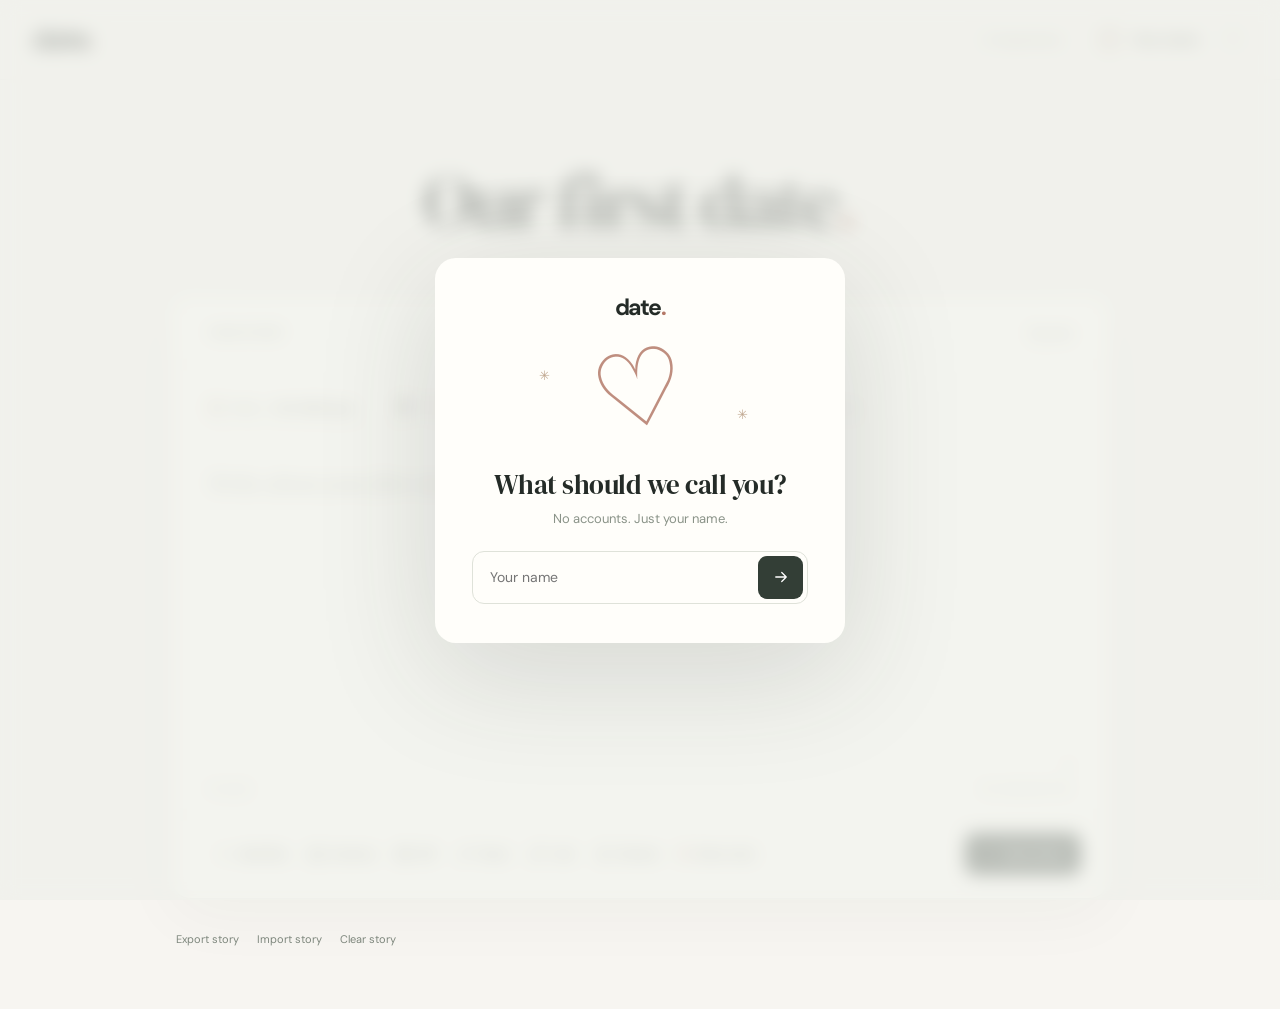
<file: date/index.html>
<!doctype html>
<html lang="en">
<head>
  <meta charset="utf-8">
  <meta name="viewport" content="width=device-width, initial-scale=1, viewport-fit=cover">
  <meta name="theme-color" content="#f7f5f1">
  <meta name="description" content="date. — a quiet place to remember your first date.">
  <title>date.</title>
  <link rel="icon" href="favicon.svg" type="image/svg+xml">
  <link rel="stylesheet" href="style.css">
  <script defer src="app.js"></script>
</head>
<body>
<svg width="0" height="0" aria-hidden="true" class="icons">
 <symbol id="i-plus" viewBox="0 0 24 24"><path d="M12 5v14M5 12h14"/></symbol>
 <symbol id="i-photo" viewBox="0 0 24 24"><rect x="3" y="3" width="18" height="18" rx="3"/><circle cx="8.5" cy="8.5" r="1.5"/><path d="m21 16-5-5L5 21"/></symbol>
 <symbol id="i-camera" viewBox="0 0 24 24"><path d="M14 4H9l-2 3H4a2 2 0 0 0-2 2v9a2 2 0 0 0 2 2h16a2 2 0 0 0 2-2V9a2 2 0 0 0-2-2h-3l-3-3z"/><circle cx="12" cy="13.5" r="3.4"/></symbol>
 <symbol id="i-pin" viewBox="0 0 24 24"><path d="M20 10c0 6-8 12-8 12S4 16 4 10a8 8 0 1 1 16 0Z"/><circle cx="12" cy="10" r="2.5"/></symbol>
 <symbol id="i-calendar" viewBox="0 0 24 24"><rect x="3" y="5" width="18" height="16" rx="2"/><path d="M7 3v4m10-4v4M3 10h18"/></symbol>
 <symbol id="i-link" viewBox="0 0 24 24"><path d="M10 13a5 5 0 0 0 7 .5l3-3a5 5 0 0 0-7-7l-2 2m3 5a5 5 0 0 0-7-.5l-3 3a5 5 0 0 0 7 7l2-2"/></symbol>
 <symbol id="i-mic" viewBox="0 0 24 24"><rect x="9" y="2" width="6" height="12" rx="3"/><path d="M5 10a7 7 0 0 0 14 0M12 17v5m-4 0h8"/></symbol>
 <symbol id="i-play" viewBox="0 0 24 24"><path d="m8 5 12 7-12 7z"/></symbol>
 <symbol id="i-stop" viewBox="0 0 24 24"><rect x="6" y="6" width="12" height="12" rx="2"/></symbol>
 <symbol id="i-pen" viewBox="0 0 24 24"><path d="m4 20 5-.8 11-11a3 3 0 0 0-4.2-4.2l-11 11L4 20z"/></symbol>
 <symbol id="i-gif" viewBox="0 0 24 24"><rect x="2" y="4" width="20" height="16" rx="4"/><path d="M9 10H6v5h3v-2H8m4-3v5m3-5v5m0-5h3m-3 3h2"/></symbol>
 <symbol id="i-arrow" viewBox="0 0 24 24"><path d="M5 12h14m-6-6 6 6-6 6"/></symbol>
 <symbol id="i-x" viewBox="0 0 24 24"><path d="M5 5 19 19M19 5 5 19"/></symbol>
 <symbol id="i-check" viewBox="0 0 24 24"><path d="m4 12 5 5L20 6"/></symbol>
 <symbol id="i-download" viewBox="0 0 24 24"><path d="M12 3v12m-5-5 5 5 5-5M4 18v3h16v-3"/></symbol>
 <symbol id="i-trash" viewBox="0 0 24 24"><path d="M4 7h16M10 3h4m-8 4 1 14h10l1-14M10 11v6m4-6v6"/></symbol>
 <symbol id="i-flip" viewBox="0 0 24 24"><path d="m4 6 3-3 3 3M7 3v11a5 5 0 0 0 5 5h7m1-1-3-3m3 3-3 3M20 18V9a5 5 0 0 0-5-5h-2"/></symbol>
 <symbol id="i-more" viewBox="0 0 24 24"><circle cx="5" cy="12" r="1"/><circle cx="12" cy="12" r="1"/><circle cx="19" cy="12" r="1"/></symbol>
 <symbol id="i-heart" viewBox="0 0 24 24"><path d="M20.8 4.9a5.5 5.5 0 0 0-7.8 0L12 5.9l-1-1a5.5 5.5 0 1 0-7.8 7.8L12 21l8.8-8.3a5.5 5.5 0 0 0 0-7.8z"/></symbol>
 <symbol id="i-undo" viewBox="0 0 24 24"><path d="m9 14-5-5 5-5M4 9h11a5 5 0 0 1 0 10h-3"/></symbol>
 <symbol id="i-upload" viewBox="0 0 24 24"><path d="M12 17V3m-5 5 5-5 5 5M4 16v5h16v-5"/></symbol>
</svg>
<header class="topbar">
 <a class="wordmark" href="./" aria-label="date home">date<span>.</span></a>
 
 <div class="top-actions">
   <span class="saved-status" id="saveState"><span class="save-dot"></span><span>Saved here</span></span>
   <button class="identity" id="identityBtn" title="Change your name"><span id="userInitial">?</span><span id="userLabel">Your name</span></button>
   <button class="icon-button help" id="helpBtn" aria-label="Open tutorial">?</button>
 </div>
</header>
<main class="page">
 <div class="page-top">
  
  <h1>Our first date<span>.</span></h1>
  
 </div>
 <section class="editor paper" id="writingSection">
  <div class="paper-head">
    <div class="paper-label">YOUR STORY</div>
    <span class="author-line" id="byline">by you</span>
  </div>
  <div class="details" id="detailsArea">
    <label class="detail-field" id="dateField">
      <svg class="ic"><use href="#i-calendar"/></svg>
      <span class="field-hint">When</span>
      <input id="dateInput" type="date" aria-label="First date">
    </label>
    <label class="detail-field" id="locationField">
      <svg class="ic"><use href="#i-pin"/></svg>
      <span class="field-hint">Where</span>
      <input id="placeInput" type="text" placeholder="Add a place" maxlength="240" aria-label="Location name">
    </label>
    <label class="detail-field address-field">
      <span class="field-hint">Address</span>
      <input id="addressInput" type="text" placeholder="Optional" maxlength="320" aria-label="Location address">
    </label>
  </div>
  <div class="writing" id="storyArea">
    <textarea id="storyInput" aria-label="Our first date story" placeholder="Write about your first date…" spellcheck="true"></textarea>
    <div class="wordline"><span id="wordCount">0 words</span><span>No character limit</span></div>
  </div>
  <div class="attachments" id="attachments" hidden><div class="attachments-top"><span>ATTACHED MOMENTS</span><span id="attachmentCount">0</span></div><div class="media-grid" id="mediaGrid"></div></div>
  <div class="tools" id="toolsArea">
   <div class="toolset">
    <button class="tool" id="uploadBtn" title="Add photos, videos or files"><svg class="ic"><use href="#i-plus"/></svg><span>Add files</span></button>
    <button class="tool" id="cameraBtn" title="Open camera"><svg class="ic"><use href="#i-camera"/></svg><span>Camera</span></button>
    <button class="tool" id="gifBtn" title="Search GIFs"><svg class="ic"><use href="#i-gif"/></svg><span>GIF</span></button>
    <button class="tool" id="drawBtn" title="Draw something"><svg class="ic"><use href="#i-pen"/></svg><span>Draw</span></button>
    <button class="tool" id="linkBtn" title="Embed a link"><svg class="ic"><use href="#i-link"/></svg><span>Link</span></button>
    <button class="tool" id="micBtn" title="Dictate your story"><svg class="ic"><use href="#i-mic"/></svg><span>Dictate</span></button>
    <button class="tool tool-voice" id="recordBtn" title="Record a voice note"><span class="record-icon"></span><span>Voice note</span></button>
   </div>
   <div class="save-actions">
     
     <button class="primary" id="saveBtn"><svg class="ic"><use href="#i-check"/></svg><span>Save story</span></button>
   </div>
  </div>
  <div class="upload-progress" id="uploadProgress" hidden><div class="progress-text"><span id="progressName">Saving files</span><span id="progressCount"></span></div><div class="track"><div class="fill" id="progressFill"></div></div></div>
  <input id="filePicker" type="file" multiple hidden accept="image/*,video/*,audio/*,.pdf,.txt,.heic,.heif,.mov,.mp4,.webm,.m4a">
 </section>
 <div class="bottom-bar"><div class="bottom-buttons"><button id="exportBtn">Export story</button><button id="importBtn">Import story</button><button id="resetBtn">Clear story</button></div></div>
 <input id="importPicker" type="file" accept=".json,.date" hidden>
</main>
<div class="toast" id="toast" role="status" aria-live="polite"></div>
<div class="modal-root" id="modalRoot"></div>
<div class="onboarding" id="onboarding" hidden>
  <div class="onboard-blur"></div>
  <section class="onboard-card" aria-labelledby="helloTitle" role="dialog" aria-modal="true">
    <div class="welcome-mark">date<span>.</span></div>
    <div class="onboard-illustration"><div class="scribble-heart">♡</div><span class="star star-one">✳</span><span class="star star-two">✳</span></div>
    <h2 id="helloTitle">What should we call you?</h2>
    <p>No accounts. Just your name.</p>
    <form id="nameForm"><label class="sr-only" for="nameInput">Your name</label><input id="nameInput" placeholder="Your name" maxlength="36" required autocomplete="nickname"><button type="submit" aria-label="Continue"><svg class="ic"><use href="#i-arrow"/></svg></button></form>
  </section>
</div>
<div class="tour" id="tour" hidden aria-live="polite">
  <div class="tour-shade" id="shadeTop"></div><div class="tour-shade" id="shadeBottom"></div><div class="tour-shade" id="shadeLeft"></div><div class="tour-shade" id="shadeRight"></div>
  <div class="tour-ring" id="tourRing"></div>
  <section class="tour-card" id="tourCard" role="dialog" aria-label="Site tour">
    <div class="tour-heading"><span id="tourIndex">01 / 06</span><button id="skipTour" aria-label="Skip tutorial"><svg class="ic"><use href="#i-x"/></svg></button></div>
    <h2 id="tourTitle">Start here</h2><p id="tourText"></p>
    <div class="tour-nav"><button id="tourBack">Back</button><button class="primary" id="tourNext">Next <svg class="ic"><use href="#i-arrow"/></svg></button></div>
  </section>
</div>
</body>
</html>
</file>
<file: date/style.css>
@import url('https://fonts.googleapis.com/css2?family=DM+Sans:wght@400;500;600;700&family=DM+Serif+Display:ital@0;1&display=swap');
:root{--bg:#f7f5f1;--paper:#fffefa;--ink:#242b27;--soft:#6e756d;--muted:#929991;--line:#e7e8e1;--line2:#eff0eb;--accent:#b47867;--accent-dark:#995b4b;--accent-light:#f6eae5;--radius:18px;--shadow:0 18px 65px rgba(37,44,35,.035);font-family:"DM Sans",-apple-system,BlinkMacSystemFont,"Segoe UI",sans-serif;color:var(--ink);background:var(--bg)}
*{box-sizing:border-box}html{scroll-behavior:smooth}body{margin:0;min-height:100vh;-webkit-font-smoothing:antialiased}button,input,textarea,select{font:inherit}button{cursor:pointer}button:disabled{cursor:not-allowed;opacity:.5}button:focus-visible,input:focus-visible,textarea:focus-visible,select:focus-visible{outline:3px solid #cfad9f;outline-offset:3px}a{color:inherit}.ic{width:18px;height:18px;fill:none;stroke:currentColor;stroke-width:1.7;stroke-linecap:round;stroke-linejoin:round;flex-shrink:0}.icons{position:absolute;pointer-events:none}.sr-only{position:absolute;width:1px;height:1px;overflow:hidden;clip:rect(0,0,0,0)}
.topbar{height:80px;display:flex;align-items:center;justify-content:space-between;padding:0 max(32px,calc((100vw - 1240px)/2));border-bottom:1px solid #e8e9e4;background:rgba(247,245,241,.94);position:sticky;top:0;z-index:50;backdrop-filter:blur(16px)}.wordmark{text-decoration:none;font-size:29px;font-weight:700;letter-spacing:-2.1px;line-height:1}.wordmark span,.page-top h1 span,.welcome-mark span{color:var(--accent)}.top-center{font-size:12px;font-weight:600;color:#81887f;letter-spacing:.02em;position:absolute;left:50%;transform:translateX(-50%)}.top-actions{display:flex;align-items:center;gap:12px}.saved-status{display:flex;align-items:center;gap:7px;font-size:12px;color:#81887e;margin-right:14px}.save-dot{background:#92aa91;width:6px;height:6px;border-radius:50%}.saved-status.busy .save-dot{background:#c6a17a;animation:blink 1s infinite}.identity{display:flex;align-items:center;gap:8px;background:none;border:none;color:#454d46;font-size:13px;font-weight:600}.identity>span:first-child{width:31px;height:31px;border-radius:50%;background:#ece6e0;color:#956b5b;display:grid;place-items:center;font-size:13px}.icon-button{background:transparent;border:1px solid var(--line);height:31px;width:31px;border-radius:50%;display:grid;place-items:center;color:#737c73}.help{font-family:Georgia;font-size:16px}
.page{max-width:990px;padding:0 26px;margin:0 auto}.page-top{text-align:center;padding:64px 0 42px}.overline{font-size:10px;font-weight:700;letter-spacing:.19em;color:#a1776c;display:flex;justify-content:center;align-items:center;gap:9px}.mini-heart{font-size:13px;letter-spacing:normal}.page-top h1{font-family:"DM Serif Display",Georgia,serif;font-weight:400;font-size:clamp(53px,8vw,76px);letter-spacing:-2.8px;line-height:1.1;margin:16px 0 10px}.subtitle{font-family:"DM Serif Display",Georgia,serif;font-size:19px;font-style:italic;color:#879084;margin:0}.paper{background:var(--paper);border:1px solid #ebece6;border-radius:20px;box-shadow:var(--shadow);overflow:hidden;animation:rise .45s both}.paper-head{display:flex;align-items:center;justify-content:space-between;padding:25px 36px 21px;border-bottom:1px solid var(--line2)}.paper-label,.attachments-top{font-size:10px;font-weight:700;letter-spacing:.15em;color:#717c72}.author-line{font-family:"DM Serif Display",Georgia,serif;font-style:italic;font-size:15px;color:#a2a79e}
.details{display:grid;grid-template-columns: 205px minmax(170px,1fr) minmax(160px,1fr);gap:10px;padding:21px 36px 6px}.detail-field{height:45px;min-width:0;display:flex;align-items:center;gap:8px;border-bottom:1px solid #e4e6e0;color:#788177}.detail-field .ic{width:16px;height:16px;color:#a78c7f}.field-hint{white-space:nowrap;font-size:11px;font-weight:600;color:#929a91}.detail-field input{border:0;background:none;min-width:0;width:100%;font-size:13px;color:#434b43;outline:0;padding:5px 0}.detail-field input[type=date]{color-scheme:light;max-width:147px}.detail-field input::placeholder{color:#b3b9b0}
.writing{padding:27px 36px 19px}.writing textarea{border:none;outline:none;resize:vertical;min-height:305px;max-height:none;width:100%;display:block;font-size:17px;line-height:2;color:#3c453d;letter-spacing:-.14px;background:transparent;padding:0 1px;overflow:auto}.writing textarea::placeholder{color:#b6bcb4;font-family:"DM Serif Display",Georgia,serif;font-style:italic;font-size:22px;line-height:1.8}.wordline{display:flex;justify-content:space-between;color:#a5ada4;font-size:11px;margin-top:12px}
.attachments{padding:14px 36px 25px}.attachments-top{display:flex;align-items:center;justify-content:space-between;border-top:1px solid #eceee7;padding:20px 0 14px}.media-grid{display:grid;grid-template-columns:repeat(3,minmax(0,1fr));gap:12px}.media-card{position:relative;min-width:0;background:#f8f8f3;border:1px solid #e8e9e2;border-radius:12px;overflow:hidden;animation:rise .25s both}.media-card img,.media-card video{display:block;width:100%;aspect-ratio:1.35;object-fit:cover;background:#edeee8}.media-card audio{width:100%;margin:25px 0 5px}.media-card .media-info{padding:10px 12px 12px;font-size:12px;display:flex;justify-content:space-between;gap:8px;align-items:center}.media-card .media-title{white-space:nowrap;overflow:hidden;text-overflow:ellipsis;font-weight:600}.media-card .media-type{font-size:10px;color:var(--muted);margin-top:2px}.media-card .remove-media{position:absolute;right:8px;top:8px;border:0;border-radius:50%;background:rgba(28,35,29,.83);width:27px;height:27px;color:white;display:grid;place-items:center;z-index:1;opacity:0;transition:opacity .18s}.media-card:hover .remove-media,.media-card:focus-within .remove-media{opacity:1}.remove-media .ic{width:14px;height:14px}.file-block{height:130px;display:flex;align-items:center;justify-content:center;flex-direction:column;gap:10px;color:#8d948b}.file-block .ic{width:32px;height:32px}.link-block{min-height:135px;display:flex;flex-direction:column;gap:7px;justify-content:center;padding:20px}.link-block .ic{width:21px;height:21px;color:var(--accent)}.link-block strong{font-size:13px;word-break:break-word}.link-block small{font-size:11px;color:#889085;word-break:break-all}.embed-wrap{aspect-ratio:1.7;position:relative;background:#eee}.embed-wrap iframe{position:absolute;inset:0;border:0;width:100%;height:100%}.audio-block{padding:18px 14px}.audio-block audio{margin:3px 0;width:100%;height:42px}.download-link{display:inline-flex;align-items:center;color:var(--accent-dark);font-size:11px;text-decoration:none}
.tools{padding:18px 27px 23px 35px;border-top:1px solid var(--line2);display:flex;align-items:center;justify-content:space-between;gap:14px}.toolset,.save-actions{display:flex;gap:2px;align-items:center;flex-wrap:wrap}.tool{display:flex;align-items:center;gap:6px;padding:10px 9px;border:0;border-radius:9px;background:transparent;font-size:12px;font-weight:600;color:#70796f;transition:background .15s,color .15s}.tool .ic{width:16px;height:16px}.tool:hover,.tool.active{background:#f2f2ed;color:var(--ink)}.tool.active{color:var(--accent-dark)}.record-icon{width:10px;height:10px;border:2px solid #bd8578;border-radius:50%;display:block}.tool.recording .record-icon{background:#c35f57;border-color:#c35f57;animation:blink .8s infinite}.subtle-button{display:flex;align-items:center;gap:7px;background:transparent;border:0;font-size:12px;font-weight:700;color:#7b857b;padding:11px 12px;border-radius:10px}.subtle-button:hover{background:#f4f4ef}.subtle-button .ic{width:14px;height:14px}.primary{display:inline-flex;align-items:center;justify-content:center;gap:8px;border:0;background:#333e36;color:white;border-radius:10px;font-weight:700;font-size:12px;padding:13px 16px;white-space:nowrap;transition:transform .15s,background .15s}.primary:hover{background:#263229;transform:translateY(-1px)}.primary:active{transform:translateY(0)}.primary .ic{width:15px;height:15px}
.bottom-bar{display:flex;align-items:center;justify-content:space-between;padding:25px 5px 55px;gap:20px}.bottom-bar p{font-family:"DM Serif Display",Georgia,serif;font-style:italic;color:#98a096;font-size:15px;margin:0}.bottom-buttons{display:flex;align-items:center;gap:18px}.bottom-buttons button{border:0;background:transparent;color:#7f887e;font-size:11px;white-space:nowrap;padding:8px 0}.bottom-buttons button:hover{color:var(--ink);text-decoration:underline}
.upload-progress{padding:10px 36px 24px}.progress-text{display:flex;justify-content:space-between;font-size:11px;margin-bottom:8px;color:#828b80}.track{height:4px;border-radius:5px;background:#e6e9e1;overflow:hidden}.fill{height:100%;width:0;background:#ba887a;transition:width .2s}
.toast{position:fixed;bottom:27px;left:50%;z-index:1500;transform:translate(-50%,20px);background:#29342d;color:#fff;border-radius:12px;padding:12px 18px;box-shadow:0 12px 32px #2430272b;font-size:12px;font-weight:600;opacity:0;pointer-events:none;transition:opacity .25s,transform .25s;max-width:90vw;text-align:center}.toast.show{transform:translate(-50%,0);opacity:1}
.modal-root{position:relative;z-index:300}.modal-backdrop{position:fixed;inset:0;background:rgba(28,36,31,.44);backdrop-filter:blur(5px);display:flex;justify-content:center;align-items:center;padding:24px;z-index:310;animation:fade .17s}.modal{width:min(100%,490px);max-height:min(88vh,850px);overflow-y:auto;background:#fffefa;border-radius:19px;box-shadow:0 35px 110px #111b1640;padding:25px 28px 27px;animation:pop .25s}.modal.wide{width:min(100%,740px)}.modal-heading{display:flex;justify-content:space-between;align-items:center;margin-bottom:24px}.modal h2{margin:0;font-family:"DM Serif Display",Georgia,serif;font-weight:400;font-size:29px}.modal-close{border:0;background:#f4f3ee;border-radius:50%;height:32px;width:32px;display:grid;place-items:center}.modal-close .ic{width:15px;height:15px}.modal label.form-label{display:block;font-size:12px;font-weight:700;margin:17px 0 8px;color:#626a62}.modal input:not([type=color]):not([type=range]),.modal select{border:1px solid #dfe3da;border-radius:11px;background:white;width:100%;padding:12px 13px;outline:none;font-size:14px;color:var(--ink)}.modal .modal-actions{display:flex;justify-content:flex-end;gap:9px;margin-top:23px}.plain{background:transparent;color:#70796e;border:none;padding:12px 15px;font-size:12px;font-weight:700}.modal-note{font-size:12px;color:#92998f;line-height:1.6}.modal .row{display:flex;gap:12px;align-items:center}.modal .row>*{flex:1;min-width:0}
.gif-search{display:flex;gap:8px}.gif-search input{flex:1}.gif-grid{display:grid;grid-template-columns:repeat(3,minmax(0,1fr));gap:8px;margin-top:19px;max-height:380px;overflow:auto}.gif-choice{border:0;background:#f2f1ec;padding:0;border-radius:8px;overflow:hidden;aspect-ratio:1.15;position:relative}.gif-choice img{width:100%;height:100%;object-fit:cover;display:block}.gif-choice:hover{outline:3px solid #c6a69b}.gif-credit{text-align:right;font-size:10px;color:#92988f;margin-top:9px}.gif-credit a{color:inherit}.empty{padding:26px 8px;text-align:center;color:#8c948a;font-size:13px}.busy-spinner{height:25px;width:25px;border:2px solid #ece8e3;border-top-color:#b07b6d;border-radius:50%;animation:spin .7s linear infinite;margin:26px auto}
.drawing-wrap{border:1px solid var(--line);border-radius:13px;overflow:hidden;background:#fff;width:100%}.drawing-wrap canvas{width:100%;height:330px;display:block;touch-action:none;cursor:crosshair}.draw-tools{display:flex;align-items:center;justify-content:space-between;margin-top:13px;gap:12px;flex-wrap:wrap}.draw-swatch{width:23px;height:23px;border:2px solid transparent;border-radius:50%;padding:0}.draw-swatch.selected{outline:2px solid #aaa;outline-offset:3px}.draw-tools input[type=range]{width:100px;accent-color:#56665d}.draw-tools .plain{padding:8px}
.camera-box{background:#222e27;border-radius:12px;overflow:hidden;position:relative;min-height:220px;display:grid;place-items:center;color:white}.camera-box video{display:block;width:100%;max-height:50vh;object-fit:contain;background:#1c2821}.camera-actions{display:flex;justify-content:center;align-items:center;gap:18px;margin:16px 0}.camera-actions button{background:#f3f2ed;border:0;padding:10px 14px;border-radius:9px;font-size:12px;display:flex;align-items:center;gap:7px}.camera-actions .shutter{height:58px;width:58px;border-radius:50%;border:5px solid #ecebe7;background:#b67b68;box-shadow:0 0 0 2px #b67b68}.camera-actions .shutter.recording{background:#be4f52;border-radius:14px;width:53px;height:53px;animation:blink .85s infinite}.camera-switches{display:flex;align-items:center;gap:10px;margin-top:12px}.camera-switches select{flex:1}.camera-switches .segment{display:flex;border:1px solid #e2e4dc;border-radius:9px;padding:3px}.segment button{border:0;background:none;padding:9px 13px;color:#757c74;border-radius:6px;font-size:11px}.segment button.selected{background:#eae7e0;color:#373f37;font-weight:700}.camera-box p{padding:25px;text-align:center;font-size:13px;line-height:1.7;color:#e4e6e2}
.onboarding[hidden],.tour[hidden],.attachments[hidden],.upload-progress[hidden]{display:none!important}.onboarding{position:fixed;inset:0;z-index:500;display:grid;place-items:center;padding:20px}.onboard-blur{position:absolute;inset:0;backdrop-filter:blur(9px);background:rgba(239,240,234,.72)}.onboard-card{position:relative;z-index:1;background:#fffefa;width:min(100%,410px);padding:34px 37px 39px;text-align:center;border-radius:21px;box-shadow:0 30px 120px #2e372e26;animation:pop .4s}.welcome-mark{font-size:23px;font-weight:700;letter-spacing:-1.5px}.onboard-illustration{position:relative;height:137px;display:grid;place-items:center}.scribble-heart{font-family:Georgia,serif;font-size:105px;line-height:1;color:#bf8e7f;transform:rotate(-12deg);animation:heartfloat 3s ease-in-out infinite}.star{position:absolute;color:#c0a790;font-size:13px}.star-one{left:20%;top:33%}.star-two{right:18%;bottom:26%}.onboard-card h2{font-family:"DM Serif Display",Georgia,serif;font-size:27px;font-weight:400;letter-spacing:-.5px;margin:7px 0 7px}.onboard-card p{font-size:13px;color:#8a9388;margin:0 0 24px}.onboard-card form{display:flex;border:1px solid #dfe2d9;border-radius:12px;overflow:hidden;padding:4px}.onboard-card input{flex:1;min-width:0;border:0;background:none;outline:0;padding:11px 13px;font-size:14px}.onboard-card form button{height:43px;width:45px;border:0;background:#333e36;border-radius:9px;color:white;display:grid;place-items:center}
.tour{position:fixed;inset:0;z-index:650;pointer-events:none}.tour-shade{position:fixed;background:rgba(43,50,43,.25);backdrop-filter:blur(5px);pointer-events:auto}.tour-ring{position:fixed;border-radius:12px;box-shadow:0 0 0 3px #c2907e;pointer-events:none;transition:all .3s}.tour-card{position:fixed;left:50%;bottom:32px;transform:translateX(-50%);width:min(420px,calc(100vw - 36px));background:#fffefa;border-radius:17px;box-shadow:0 24px 85px #11181040;padding:23px 25px;pointer-events:auto;animation:pop .25s}.tour-heading{display:flex;justify-content:space-between;align-items:center;color:#b07f71;font-size:10px;letter-spacing:.15em;font-weight:700}.tour-heading button{border:0;background:none;display:grid;place-items:center;padding:4px;color:#8e968a}.tour-heading .ic{width:16px;height:16px}.tour-card h2{font-family:"DM Serif Display",Georgia,serif;font-weight:400;font-size:28px;margin:14px 0 7px}.tour-card p{font-size:13px;line-height:1.65;color:#818a80;min-height:42px;margin:0 0 17px}.tour-nav{display:flex;align-items:center;justify-content:space-between}.tour-nav>button:first-child{border:0;background:none;font-size:12px;color:#777f76;font-weight:700;padding:11px}.tour-nav .primary{padding:11px 15px}
@keyframes rise{from{opacity:0;transform:translateY(13px)}to{opacity:1;transform:none}}@keyframes pop{from{opacity:0;transform:translateY(12px) scale(.97)}to{opacity:1;transform:none}}@keyframes fade{from{opacity:0}to{opacity:1}}@keyframes blink{50%{opacity:.35}}@keyframes spin{to{transform:rotate(360deg)}}@keyframes heartfloat{50%{transform:translateY(-7px) rotate(-8deg)}}@media(prefers-reduced-motion:reduce){*,*:before,*:after{scroll-behavior:auto!important;animation:none!important;transition:none!important}}
@media(max-width:890px){.topbar{padding:0 25px}.tools{display:block;padding:17px 25px}.toolset{justify-content:space-between}.save-actions{justify-content:flex-end;margin-top:11px}.bottom-bar{flex-wrap:wrap}.details{grid-template-columns:1fr 1fr}.address-field{grid-column:span 2}.top-center{display:none}}
@media(max-width:600px){.topbar{height:66px;padding:0 18px}.top-actions{gap:4px}.saved-status{display:none}.identity{font-size:12px}.identity #userLabel{max-width:75px;overflow:hidden;text-overflow:ellipsis;white-space:nowrap}.page{padding:0 12px}.page-top{padding:46px 0 30px}.page-top h1{font-size:53px;letter-spacing:-2.1px;margin-top:12px}.overline{font-size:9px}.subtitle{font-size:17px}.paper{border-radius:15px}.paper-head{padding:21px 20px 18px}.details{grid-template-columns:1fr;gap:1px;padding:15px 20px 4px}.detail-field{height:43px}.address-field{grid-column:auto}.writing{padding:22px 20px 16px}.writing textarea{font-size:16px;line-height:1.85;min-height:265px}.writing textarea::placeholder{font-size:19px}.tools{padding:11px 14px 17px}.toolset{justify-content:flex-start;gap:2px}.tool{padding:10px 10px;min-width:auto;font-size:11px}.tool .ic{width:17px;height:17px}.save-actions{margin-top:10px;padding-right:2px}.attachments{padding:12px 18px 20px}.media-grid{grid-template-columns:repeat(2,minmax(0,1fr));gap:8px}.media-card .remove-media{opacity:1}.bottom-bar{flex-direction:column;text-align:center;gap:13px;padding:25px 6px 42px}.bottom-buttons{gap:22px}.bottom-bar p{font-size:14px}.modal-backdrop{align-items:flex-end;padding:0}.modal{border-radius:20px 20px 0 0;max-height:93dvh;padding:23px 19px calc(25px + env(safe-area-inset-bottom));width:100%}.modal.wide{width:100%}.gif-grid{grid-template-columns:repeat(3,minmax(0,1fr));gap:6px}.camera-switches{display:block}.camera-switches .segment{width:100%;justify-content:center;margin-bottom:10px}.drawing-wrap canvas{height:260px}.tour-card{bottom:max(14px,env(safe-area-inset-bottom));padding:18px 20px}.tour-card h2{font-size:25px}.tour-card p{font-size:12px}.onboard-card{padding:28px 23px 32px}}
</file>
